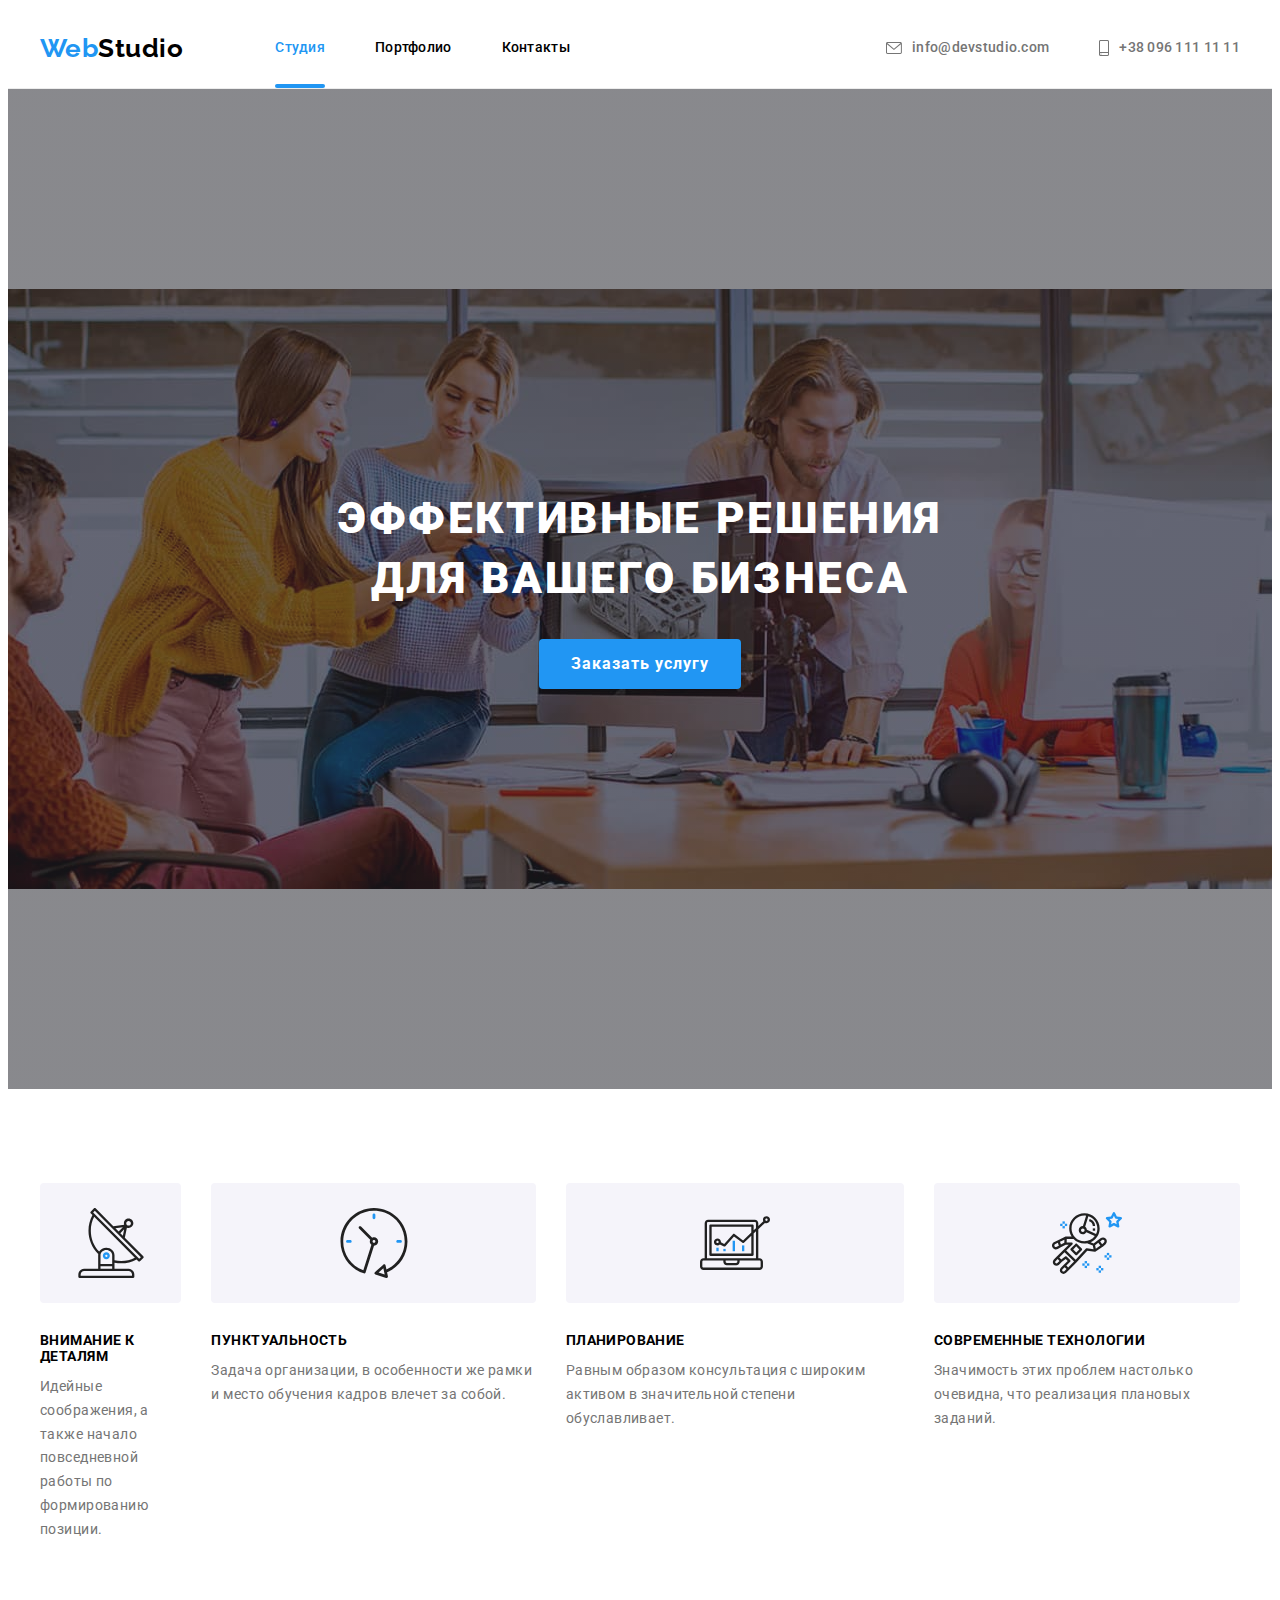
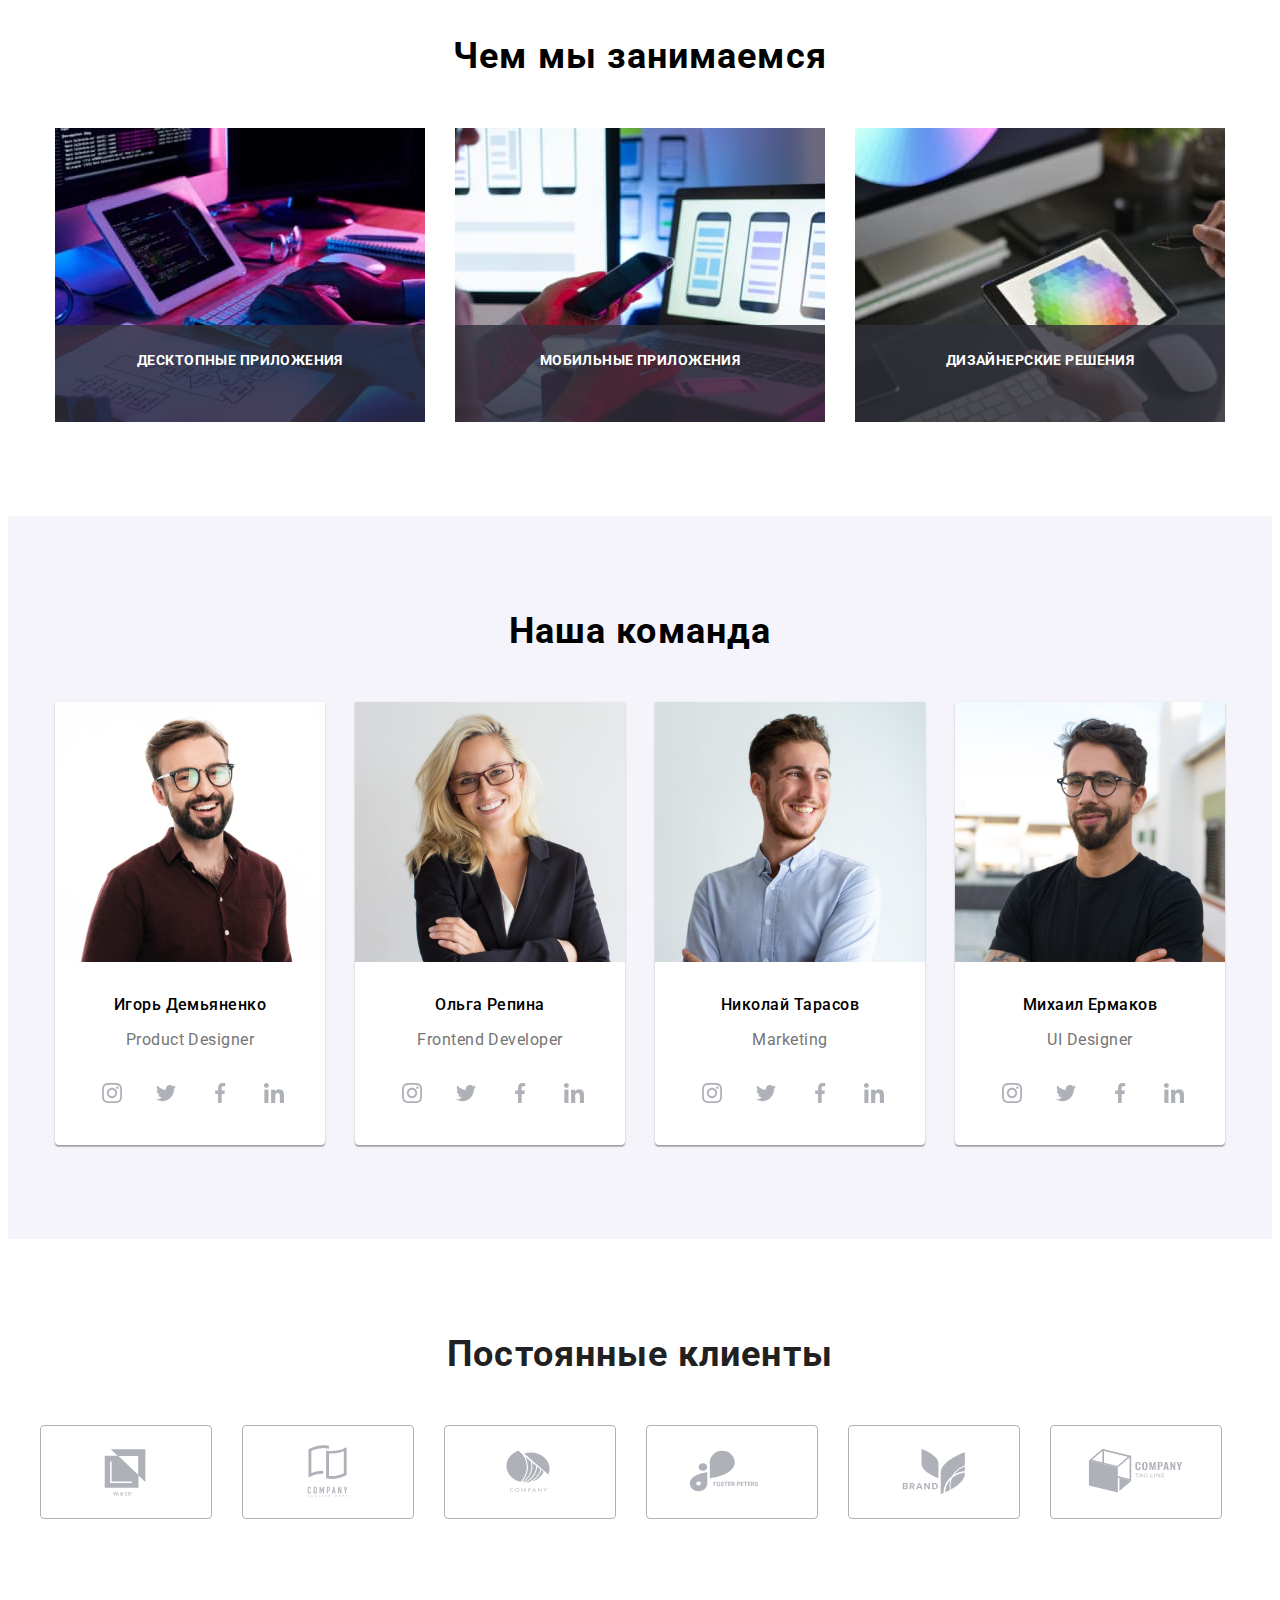
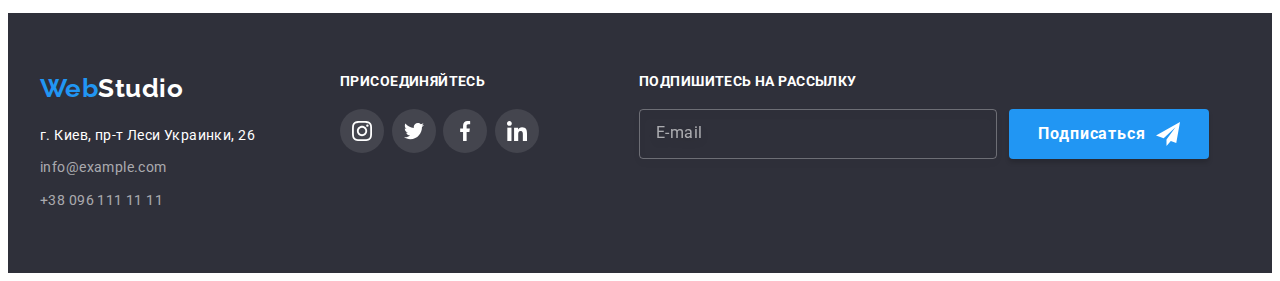
<file: index.html>
<!DOCTYPE html>
<html lang="ru">
<head>
    <meta charset="UTF-8">
    <meta http-equiv="X-UA-Compatible" content="IE=edge">
    <meta name="viewport" content="width=device-width, initial-scale=1.0">
    <title>Студия</title>
    <link rel="stylesheet" href="https://cdnjs.cloudflare.com/ajax/libs/modern-normalize/1.1.0/modern-normalize.min.css"
        integrity="sha512-wpPYUAdjBVSE4KJnH1VR1HeZfpl1ub8YT/NKx4PuQ5NmX2tKuGu6U/JRp5y+Y8XG2tV+wKQpNHVUX03MfMFn9Q=="
        crossorigin="anonymous" referrerpolicy="no-referrer" />
    <link href="https://fonts.googleapis.com/css2?family=Raleway:wght@700&family=Roboto:wght@400;500;700;900&display=swap"
        rel="stylesheet">
    <link rel="stylesheet" href="./css/style.css"/>
</head>
<body>

    <header class="header">
        <div class="container header-container">
        <nav class="nav">
            <a href="/" class="logo-blue">Web<span class="logo">Studio</span></a>
        <ul class="navheader">
            <li class="item">
                <a href="" class="navigation header-page current">Студия</a></li>
            <li class="item">
                <a href="./portfolio.html" class="navigation header-page">Портфолио</a></li>
            <li class="item">
                <a href="" class="navigation header-page">Контакты</a></li>
        </ul>
        </nav>
        <ul class="contacts">
            <li class="item-contact"><a href="mailto:info@devstudio.com" class="contact">
                <svg class="mail-icon"><use href="./img/symbol-defs.svg#icon-letter" wight="16" height="12" ></use></svg>info@devstudio.com</a></li>
            <li class="item-contact"><a href="tel:+380961111111" class="contact">
                <svg class="tel-icon"><use href="./img/symbol-defs.svg#icon-smartphone" wight="10" height="16"></use>
            </svg>+38 096 111 11 11</a></li>
        </ul>
        </div>
    </header>
    <main>
        <section class="title">
            <div class="container">
            <h1 class="title-first">Эффективные решения <br />для вашего бизнеса</h1>
            <button type="button" class="btn" data-modal-open>Заказать услугу</button>
            <div class="backdrop is-hidden" data-modal>
                <div class="modal">
                    <button type="button" class="modal-close-btn" data-modal-close>
                        <svg class="modal-close-icon" width="11" height="11">
                            <use href="./img/symbol-defs.svg#icon-close"></use>
                        </svg>
                    </button>
                    <form class="modal-form">
                        <p class="modal-form-title">Оставьте свои данные, мы вам перезвоним</p>
                        <label class="modal-form-field">
                            Имя
                            <span class="container-icon">
                                <input name="user-name" type="text" class="modal-form-input" required >
                                <svg class="input-icon" wight="12" height="12" >
                                    <use href="./img/symbol-defs.svg#icon-name"></use>
                                </svg>
                            </span>
                        </label>
                        <label class="modal-form-field">
                            Телефон
                            <span class="container-icon">
                                <input name="user-phone" type="tel" class="modal-form-input">
                                <svg class="input-icon" wight="18" height="18">
                                    <use href="./img/symbol-defs.svg#icon-phone"></use>
                                </svg>
                            </span>
                        </label>
                        <label class="modal-form-field">
                            Почта
                            <span class="container-icon">
                                <input name="user-email" type="email" class="modal-form-input">
                                <svg class="input-icon" wight="18" height="18">
                                    <use href="./img/symbol-defs.svg#icon-mail"></use>
                                </svg>
                            </span>
                        </label>
                        <label class="modal-form-field">
                            Комментарий
                            <textarea class="modal-form-input modal-form-message" name="user-message" placeholder="Введите текст"></textarea>
                        </label>
                        <div class="contact-form-chekbox-wrapper">
                        <input name="checkbox-policy" type="checkbox" class="modal-form-checkbox visually-hidden" id="checkbox-policy" required>
                        <label class="modal-form-checkbox-policy" for="checkbox-policy" >Соглашаюсь с рассылкой и принимаю&ensp;<a href="" class="modal-form-policy-link">Условия договора</a></label>
                        </div>
                        <button type="submit" class="modal-form-btn">Отправить</button>
                    </form>
                </div>
            </div>
            </div>
        </section>
        <section class="list-desc section">
            <div class="container">
            <h2 hidden>Особенности</h2>
            <ul class="list-item-desc">
                <li class="list-title antenna">
                    <div class="deck-title">
                        <svg class="list-item-desc-icon" width="70" height="70">
                            <use href="./img/symbol-defs.svg#icon-antenna"></use>
                        </svg>
                        </div>
                    <h3 class="h3-list-title">Внимание к деталям</h3>
                    <p class="p-list-title">Идейные соображения, а также начало повседневной работы по формированию позиции.</p>
                    
                </li>
                <li class="list-title clock">
                    <div class="deck-title">
                        <svg class="list-item-desc-icon" width="70" height="70">
                            <use href="./img/symbol-defs.svg#icon-clock"></use>
                        </svg>
                        </div>
                    <h3 class="h3-list-title">Пунктуальность</h3>
                    <p class="p-list-title">Задача организации, в особенности же рамки и место обучения кадров влечет за собой.</p>
                    
                </li>
                <li class="list-title diagram">
                    <div class="deck-title">
                        <svg class="list-item-desc-icon" width="70" height="70">
                            <use href="./img/symbol-defs.svg#icon-diagram"></use>
                        </svg>
                        </div>
                    <h3 class="h3-list-title">Планирование</h3>
                    <p class="p-list-title">Равным образом консультация с широким активом в значительной степени обуславливает.</p>
                    
                </li>
                <li class="list-title astronaut" >
                    <div class="deck-title">
                        <svg class="list-item-desc-icon" width="70" height="70">
                            <use href="./img/symbol-defs.svg#icon-astronaut"></use>
                        </svg>
                        </div>
                    <h3 class="h3-list-title">Современные технологии</h3>
                    <p class="p-list-title">Значимость этих проблем настолько очевидна, что реализация плановых заданий.</p> 
                </li>
            </ul>
            </div>
        </section>
        <section class="list-busy section">
            <div class="container">
               
            <h2 class="h2-list-title">Чем мы занимаемся</h2>
            <ul class="list-item-busy">
                <li class="list-title-img">
                <div class="title-busy">
                <img src="./img/box1.jpg" alt="" 
                width="370"
                height="294"/>
                <div class="busy-box">
                    <p class="busy-text">Десктопные приложения</p>
                </div>
                </div>
                </li>
                <li class="list-title-img">
                <div class="title-busy">
                <img src="./img/box2.jpg" alt=""
                width="370"
                height="294"/>
                <div class="busy-box">
                    <p class="busy-text">Мобильные приложения</p>
                </div>
                </div>
                </li>
                <li class="list-title-img">
                <div class="title-busy">
                <img src="./img/box3.jpg" alt=""
                width="370"
                height="294"/>
                <div class="busy-box">
                    <p class="busy-text">Дизайнерские решения</p>
                </div>
                </div>
                </li>
            </ul>
            </div>
        </section>
        <section class="list-imgs section">
            <h2 class="h2-list-title">Наша команда</h2>
            <ul class="list-item-team">
                <li class="list-title-imgs"><img src="./img/img1.jpg" alt=""
                    width="270"
                    height="260"/>
                    <div class="box">
                    <h3 class="h3-list-title-name">Игорь Демьяненко</h3>
                    <p class="p-list-title-name">Product Designer</p>
                    <ul class="social-links-list">
                        <li class="social-links-item">
                            <a href="" class="social-links-list-item">
                            <svg class="social-icon" width="20" height="20">
                                <use href="./img/symbol-defs.svg#icon-instagram2"></use>
                            </svg> </a> 
                        </li>
                        <li class="social-links-item">
                            <a href="" class="social-links-list-item">
                            <svg class="social-icon" width="20" height="20">
                                <use href="./img/symbol-defs.svg#icon-twitter"></use>
                            </svg> </a> 
                        </li>
                        <li class="social-links-item">
                            <a href="" class="social-links-list-item">
                            <svg class="social-icon" width="20" height="20">
                                <use href="./img/symbol-defs.svg#icon-facebook"></use>
                            </svg> </a> 
                        </li>
                        <li class="social-links-item">
                            <a href="" class="social-links-list-item">
                            <svg class="social-icon" width="20" height="20">
                                <use href="./img/symbol-defs.svg#icon-linkedin"></use>
                            </svg> </a> 
                        </li>
                    </ul>
                    </div>
                </li>
                <li class="list-title-imgs"><img src="./img/img2.jpg" alt=""
                    width="270"
                    height="260"/>
                    <div class="box">
                    <h3 class="h3-list-title-name">Ольга Репина</h3>
                    <p class="p-list-title-name">Frontend Developer</p>
                    <ul class="social-links-list">
                        <li class="social-links-item"><a href="" class="social-links-list-item">
                                <svg class="social-icon" width="20" height="20">
                                    <use href="./img/symbol-defs.svg#icon-instagram2"></use>
                                </svg> </a>
                        </li>
                        <li class="social-links-item"><a href="" class="social-links-list-item">
                                <svg class="social-icon" width="20" height="20">
                                    <use href="./img/symbol-defs.svg#icon-twitter"></use>
                                </svg> </a>
                        </li>
                        <li class="social-links-item"><a href="" class="social-links-list-item">
                                <svg class="social-icon" width="20" height="20">
                                    <use href="./img/symbol-defs.svg#icon-facebook"></use>
                                </svg> </a>
                        </li>
                        <li class="social-links-item"><a href="" class="social-links-list-item">
                                <svg class="social-icon" width="20" height="20">
                                    <use href="./img/symbol-defs.svg#icon-linkedin"></use>
                                </svg> </a>
                        </li>
                    </ul>
                    </div>
                </li>
                <li class="list-title-imgs"><img src="./img/img3.jpg" alt=""
                    width="270"
                    height="260"/>
                    <div class="box">
                    <h3 class="h3-list-title-name">Николай Тарасов</h3>
                    <p class="p-list-title-name">Marketing</p>
                    <ul class="social-links-list">
                        <li class="social-links-item"><a href="" class="social-links-list-item">
                                <svg class="social-icon" width="20" height="20">
                                    <use href="./img/symbol-defs.svg#icon-instagram2"></use>
                                </svg> </a>
                        </li>
                        <li class="social-links-item"><a href="" class="social-links-list-item">
                                <svg class="social-icon" width="20" height="20">
                                    <use href="./img/symbol-defs.svg#icon-twitter"></use>
                                </svg> </a>
                        </li>
                        <li class="social-links-item"><a href="" class="social-links-list-item">
                                <svg class="social-icon" width="20" height="20">
                                    <use href="./img/symbol-defs.svg#icon-facebook"></use>
                                </svg> </a>
                        </li>
                        <li class="social-links-item"><a href="" class="social-links-list-item">
                                <svg class="social-icon" width="20" height="20">
                                    <use href="./img/symbol-defs.svg#icon-linkedin"></use>
                                </svg> </a>
                        </li>
                    </ul>
                    </div>
                </li>
                <li class="list-title-imgs"><img src="./img/img4.jpg" alt=""
                    width="270"
                    height="260"/>
                    <div class="box">
                    <h3 class="h3-list-title-name">Михаил Ермаков</h3>
                    <p class="p-list-title-name">UI Designer</p>
                    <ul class="social-links-list">
                        <li class="social-links-item">
                            <a href="" class="social-links-list-item">
                                <svg class="social-icon" width="20" height="20">
                                    <use href="./img/symbol-defs.svg#icon-instagram2"></use>
                                </svg> </a>
                        </li>
                        <li class="social-links-item">
                            <a href="" class="social-links-list-item">
                                <svg class="social-icon" width="20" height="20">
                                    <use href="./img/symbol-defs.svg#icon-twitter"></use>
                                </svg> </a>
                        </li>
                        <li class="social-links-item">
                            <a href="" class="social-links-list-item">
                                <svg class="social-icon" width="20" height="20">
                                    <use href="./img/symbol-defs.svg#icon-facebook"></use>
                                </svg> </a>
                        </li>
                        <li class="social-links-item">
                            <a href="" class="social-links-list-item">
                                <svg class="social-icon" width="20" height="20">
                                    <use href="./img/symbol-defs.svg#icon-linkedin"></use>
                                </svg> </a>
                        </li>
                    </ul>
                    </div>
                </li>
            </ul>
        </section>
        <section class="section regular-customers">
            <div class="container">
            <h2 class="title-regular-customers">Постоянные клиенты</h2>
            <ul class="customers">
                <li class="imegs-regular-customers">
                    <a href="" class="client-link">
                        <svg class="client-icon" width="41" height="47"><use href="./img/symbol-defs.svg#icon-logo1"></use>
                        </svg>
                    </a>
                </li>
                <li class="imegs-regular-customers">
                    <a href="" class="client-link">
                        <svg class="client-icon"><use href="./img/symbol-defs.svg#icon-logo2"></use>
                        </svg>
                    </a>
                </li>
                <li class="imegs-regular-customers">
                    <a href="" class="client-link">
                        <svg class="client-icon"><use href="./img/symbol-defs.svg#icon-logo3"></use>
                        </svg>
                    </a>
                </li>
                <li class="imegs-regular-customers">
                    <a href="" class="client-link">
                        <svg class="client-icon"><use href="./img/symbol-defs.svg#icon-logo4"></use>
                        </svg>
                    </a>
                </li>
                <li class="imegs-regular-customers">
                    <a href="" class="client-link">
                        <svg class="client-icon"><use href="./img/symbol-defs.svg#icon-logo5"></use>
                        </svg>
                    </a>
                </li>
                <li class="imegs-regular-customers">
                    <a href="" class="client-link">
                        <svg class="client-icon"><use href="./img/symbol-defs.svg#icon-logo6"></use>
                        </svg>
                    </a>
                </li>
            </ul>
            </div>
        </section>  
    </main>
    <footer class="main-footer">
        <div class="container footer-container">
            <div class="main-footer-container">
                <a href="/" class="logo-blue">Web<span class="logo-white">Studio</span></a>
                <address class="adress">
                    <ul class="adress-list">
                        <li class="footer-contact"><a href="" class="footer-adress">г. Киев, пр-т Леси Украинки, 26</a></li>
                        <li class="footer-contact"><a href="mailto:info@example.com"
                                class="footer-mail">info@example.com</a></li>
                        <li class="footer-contact"><a href="tel:+380961111111" class="footer-tel">+38 096 111 11 11</a></li>
                    </ul>
                </address>
            </div>
            <div class="footer-social-container">
                <h3 class="footer-social-title">присоединяйтесь</h3>
                <ul class="footer-social-list">
                    <li class="footer-social-list-item">
                        <a href="" class="footer-social-list-item-link">
                        <svg class="footer-social-icon" width="20" height="20">
                            <use href="./img/symbol-defs.svg#icon-instagram1">
                            </use>
                        </svg>
                        </a>
                    </li>
                    <li class="footer-social-list-item">
                        <a href="" class="footer-social-list-item-link">
                            <svg class="footer-social-icon" width="20" height="20">
                                <use href="./img/symbol-defs.svg#icon-twitter">
                                </use>
                            </svg>
                        </a>
                    </li>
                    <li class="footer-social-list-item">
                        <a href="" class="footer-social-list-item-link">
                            <svg class="footer-social-icon" width="20" height="20">
                                <use href="./img/symbol-defs.svg#icon-facebook">
                                </use>
                            </svg>
                        </a>
                    </li>
                    <li class="footer-social-list-item">
                        <a href="" class="footer-social-list-item-link">
                            <svg class="footer-social-icon" width="20" height="20">
                                <use href="./img/symbol-defs.svg#icon-linkedin">
                                </use>
                            </svg>
                        </a>
                    </li>
                </ul>
            </div>
            <div class="subscribe">
                <p class="footer-subscribe">Подпишитесь на рассылку</p>
                <div class="footer-form-wrapper">
                    <form action="#" class="footer-form">
                    <div class="footer-form-item">
                    <input type="email" name="email" placeholder="E-mail" class="footer-form-input">
                    <button type="submit" class="submit-btn">Подписаться
                    <svg class="form-btn-icon" width="24" height="24">
                        <use href="./img/symbol-defs.svg#icon-send"></use>
                    </svg>
                    </button>
                    </div>
                    </form>
                </div>
            </div>
        </div>
    </footer>

    
    <script src="./js/modal.js"></script>
    </body>
    
    </html>
</file>
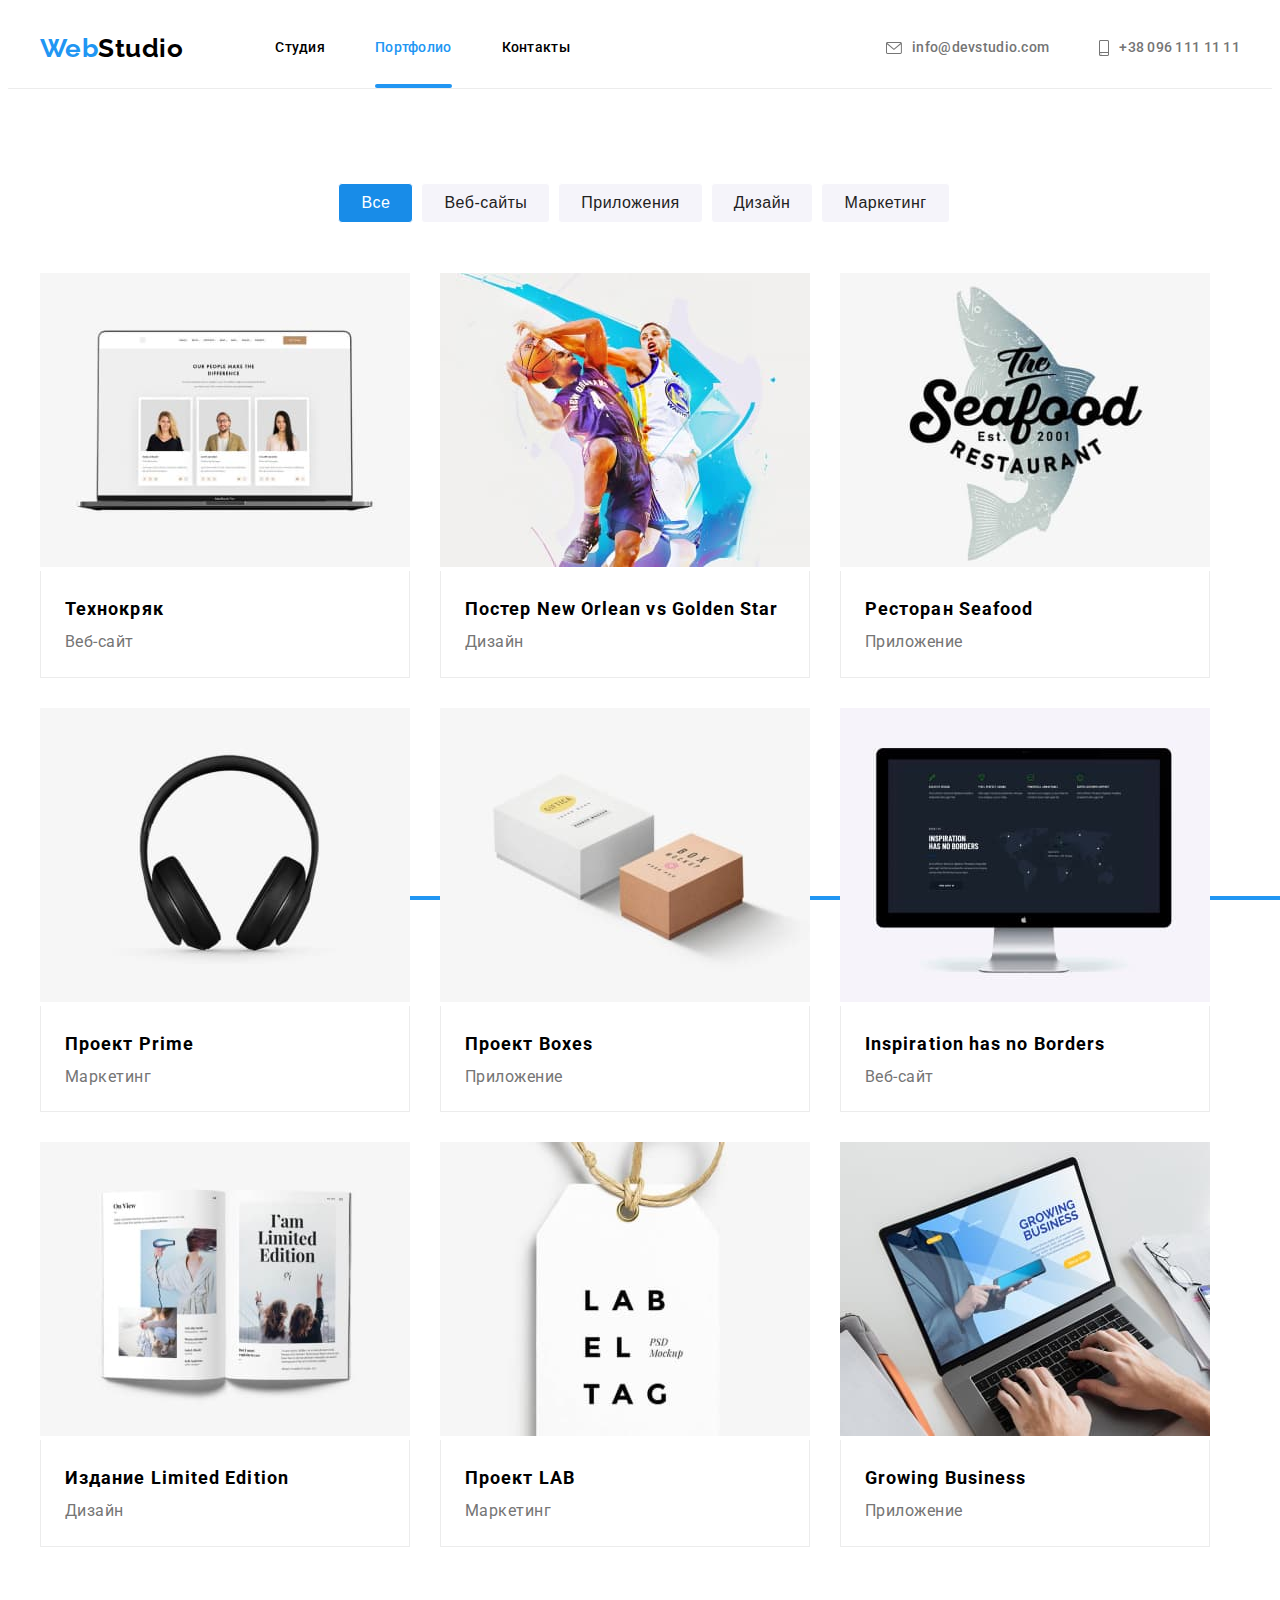
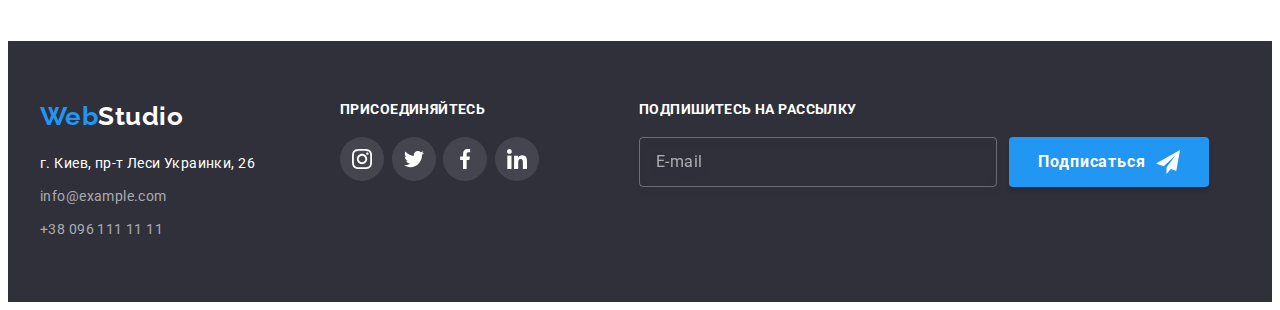
<file: portfolio.html>
<!DOCTYPE html>
<html lang="ru">
<head>
    <meta charset="UTF-8">
    <meta http-equiv="X-UA-Compatible" content="IE=edge">
    <meta name="viewport" content="width=device-width, initial-scale=1.0">
    <title>Портфолио</title>
    <link rel="stylesheet" href="https://cdnjs.cloudflare.com/ajax/libs/modern-normalize/1.1.0/modern-normalize.min.css"
        integrity="sha512-wpPYUAdjBVSE4KJnH1VR1HeZfpl1ub8YT/NKx4PuQ5NmX2tKuGu6U/JRp5y+Y8XG2tV+wKQpNHVUX03MfMFn9Q=="
        crossorigin="anonymous" referrerpolicy="no-referrer" />
    <link href="https://fonts.googleapis.com/css2?family=Raleway:wght@700&family=Roboto:wght@400;500;700;900&display=swap"
        rel="stylesheet">
    <link rel="stylesheet" href="./css/style.css"/>
</head>
<body>
    <header class="header">
        <div class="container header-container">
        <nav class="nav">
            <a href="/" class="logo-blue">Web<span class="logo">Studio</span></a>
        <ul class="navheader">
            <li class="item"><a href="./index.html" class="navigation header-page">Студия</a></li>
            <li class="item"><a href="" class="navigation header-page current">Портфолио</a></li>
            <li class="item"><a href="" class="navigation header-page">Контакты</a></li>
        </ul>
        </nav>
        <ul class="contacts">
            <li class="item-contact"><a href="mailto:info@devstudio.com" class="contact">
                    <svg class="mail-icon">
                        <use href="./img/symbol-defs.svg#icon-letter" wight="16" height="12"></use>
                    </svg>info@devstudio.com</a></li>
            <li class="item-contact"><a href="tel:+380961111111" class="contact">
                    <svg class="tel-icon">
                        <use href="./img/symbol-defs.svg#icon-smartphone" wight="10" height="16"></use>
                    </svg>+38 096 111 11 11</a></li>
        </ul>
        </nav>
        </div>
    </header>
    <main>
        <section class="button section">
            <div class="container">
            <ul class="button-modal">
                <li class="filter-btn btn-all">
                    <button type="button" class="modal-btn current">Все</button></li>
                <li class="filter-btn btn-web">
                    <button type="button" class="modal-btn">Веб-сайты</button></li>
                <li class="filter-btn btn-annex">
                    <button type="button" class="modal-btn">Приложения</button></li>
                <li class="filter-btn btn-design">
                    <button type="button" class="modal-btn">Дизайн</button></li>
                <li class="filter-btn btn-marketing">
                    <button type="button" class="modal-btn">Маркетинг</button></li>
            </ul>

            <ul class="images">
                <li class="images-list">
                   <a href="" class="portfolio-link">
                    <div class="portfolio-item-description-top">
                    <img src="./img/texnokryak.jpg" alt=""
                     width="370"
                     height="294"/>
                     <p class="portfolio-item-description">Технокряк это современная площадка распространения коронавируса. Компании используют эту платформу для цифрового
                    шпионажа и атак на защищённые сервера конкурентов.</p>
                    </div>
                     <div class="list-item-pictu-text">
                    <h2 class="list-item-pictu">Технокряк</h2>
                    <p class="items">Веб-сайт</p>
                    </div>
                    </a>
                </li>
                <li class="images-list">
                    <a href="" class="portfolio-link">
                    <div class="portfolio-item-description-top">
                    <img src="./img/poster.jpg" alt=""
                    width="370"
                    height="294"/>
                    <p class="portfolio-item-description">Технокряк это современная площадка распространения коронавируса. Компании
                        используют эту платформу для цифрового
                        шпионажа и атак на защищённые сервера конкурентов.</p>
                    </div>
                    <div class="list-item-pictu-text">
                    <h2 class="list-item-pictu">Постер New Orlean vs Golden Star</h2>
                    <p class="items">Дизайн</p>
                    </div>
                    </a>
                </li>
                <li class="images-list">
                    <a href="" class="portfolio-link">
                    <div class="portfolio-item-description-top">
                    <img src="./img/restoran.jpg" alt=""
                    width="370"
                    height="294"/>
                    <p class="portfolio-item-description">Технокряк это современная площадка распространения коронавируса. Компании
                        используют эту платформу для цифрового
                        шпионажа и атак на защищённые сервера конкурентов.</p>
                    </div>
                    <div class="list-item-pictu-text">
                    <h2 class="list-item-pictu">Ресторан Seafood</h2>
                    <p class="items">Приложение</p>
                    </div>
                    </a>
                </li>
                <li class="images-list">
                    <a href="" class="portfolio-link">
                    <div class="portfolio-item-description-top">
                    <img src="./img/proektprime.jpg" alt=""
                    width="370"
                    height="294"/>
                    <p class="portfolio-item-description">Технокряк это современная площадка распространения коронавируса. Компании
                        используют эту платформу для цифрового
                        шпионажа и атак на защищённые сервера конкурентов.</p>
                    </div>
                    <div class="list-item-pictu-text">
                    <h2 class="list-item-pictu">Проект Prime</h2>
                    <p class="items">Маркетинг</p>
                    </div>
                    </a>
                </li>
                <li class="images-list">
                    <a href="" class="portfolio-link">
                    <div class="portfolio-item-description-top">
                    <img src="./img/proektboxes.jpg" alt=""
                    width="370"
                    height="294"/>
                    <p class="portfolio-item-description">Технокряк это современная площадка распространения коронавируса. Компании
                        используют эту платформу для цифрового
                        шпионажа и атак на защищённые сервера конкурентов.</p>
                    </div>
                    <div class="list-item-pictu-text">
                    <h2 class="list-item-pictu">Проект Boxes</h2>
                    <p class="items">Приложение</p>
                    </div>
                    </a>
                </li>
                <li class="images-list">
                    <a href="" class="portfolio-link">
                    <div class="portfolio-item-description-top">
                    <img src="./img/borders.jpg" alt=""
                    width="370"
                    height="294"/>
                    <p class="portfolio-item-description">Технокряк это современная площадка распространения коронавируса. Компании
                        используют эту платформу для цифрового
                        шпионажа и атак на защищённые сервера конкурентов.</p>
                    </div>
                    <div class="list-item-pictu-text">
                    <h2 class="list-item-pictu">Inspiration has no Borders</h2>
                    <p class="items">Веб-сайт</p>
                    </div>
                    </a>
                </li>
                <li class="images-list">
                    <a href="" class="portfolio-link">
                    <div class="portfolio-item-description-top">
                    <img src="./img/izdanie.jpg" alt=""
                    width="370"
                    height="294"/>
                    <p class="portfolio-item-description">Технокряк это современная площадка распространения коронавируса. Компании
                        используют эту платформу для цифрового
                        шпионажа и атак на защищённые сервера конкурентов.</p>
                    </div>
                    <div class="list-item-pictu-text">
                    <h2 class="list-item-pictu">Издание Limited Edition</h2>
                    <p class="items">Дизайн</p>
                    </div>
                    </a>
                </li>
                <li class="images-list">
                    <a href="" class="portfolio-link">
                    <div class="portfolio-item-description-top">
                    <img src="./img/lab.jpg" alt=""
                    width="370"
                    height="294"/>
                    <p class="portfolio-item-description">Технокряк это современная площадка распространения коронавируса. Компании
                    используют эту платформу для цифрового
                    шпионажа и атак на защищённые сервера конкурентов.</p>
                    </div>
                    <div class="list-item-pictu-text">
                    <h2 class="list-item-pictu">Проект LAB</h2>
                    <p class="items">Маркетинг</p>
                    </div>
                    </a>
                </li>
                <li class="images-list">
                    <a href="" class="portfolio-link">
                    <div class="portfolio-item-description-top">
                    <img src="./img/bisness.jpg" alt=""
                    width="370"
                    height="294"/>
                    <p class="portfolio-item-description">Технокряк это современная площадка распространения коронавируса. Компании
                        используют эту платформу для цифрового
                        шпионажа и атак на защищённые сервера конкурентов.</p>
                    </div>
                    <div class="list-item-pictu-text">
                    <h2 class="list-item-pictu">Growing Business</h2>
                    <p class="items">Приложение</p>
                    </div>
                    </a>
                </li>
            </ul>
            </div>
        </section>
    </main>
    <footer class="main-footer">
        <div class="container footer-container">
            <div class="main-footer-container">
                <a href="/" class="logo-blue">Web<span class="logo-white">Studio</span></a>
                <address class="adress">
                    <ul class="adress-list">
                        <li class="footer-contact"><a href="" class="footer-adress">г. Киев, пр-т Леси Украинки, 26</a></li>
                        <li class="footer-contact"><a href="mailto:info@example.com"
                                class="footer-mail">info@example.com</a></li>
                        <li class="footer-contact"><a href="tel:+380961111111" class="footer-tel">+38 096 111 11 11</a></li>
                    </ul>
                </address>
            </div>
            <div class="footer-social-container">
                <h3 class="footer-social-title">присоединяйтесь</h3>
                <ul class="footer-social-list">
                    <li class="footer-social-list-item">
                        <a href="" class="footer-social-list-item-link">
                            <svg class="footer-social-icon" width="20" height="20">
                                <use href="./img/symbol-defs.svg#icon-instagram1">
                                </use>
                            </svg>
                        </a>
                    </li>
                    <li class="footer-social-list-item">
                        <a href="" class="footer-social-list-item-link">
                            <svg class="footer-social-icon" width="20" height="20">
                                <use href="./img/symbol-defs.svg#icon-twitter">
                                </use>
                            </svg>
                        </a>
                    </li>
                    <li class="footer-social-list-item">
                        <a href="" class="footer-social-list-item-link">
                            <svg class="footer-social-icon" width="20" height="20">
                                <use href="./img/symbol-defs.svg#icon-facebook">
                                </use>
                            </svg>
                        </a>
                    </li>
                    <li class="footer-social-list-item">
                        <a href="" class="footer-social-list-item-link">
                            <svg class="footer-social-icon" width="20" height="20">
                                <use href="./img/symbol-defs.svg#icon-linkedin">
                                </use>
                            </svg>
                        </a>
                    </li>
                </ul>
            </div>
            <div class="subscribe">
                <p class="footer-subscribe">Подпишитесь на рассылку</p>
                <div class="footer-form-wrapper">
                    <form action="#" class="footer-form">
                        <div class="footer-form-item">
                            <input type="email" name="email" placeholder="E-mail" class="footer-form-input">
                            <button type="submit" class="submit-btn">Подписаться
                                <svg class="form-btn-icon" width="24" height="24">
                                    <use href="./img/symbol-defs.svg#icon-send"></use>
                                </svg>
                            </button>
                        </div>
                    </form>
                </div>
            </div>
        </div>
    </footer>
    
    </body>
    
    </html>
</file>
<file: css/style.css>
:root {
  --main-font-family: "Roboto", sans-serif;
  --secondary-fond-family: "Raleway", sans-serif;
  --navigation-color: #2196f3;
  --btn-tittle: #ffffff;
  --backgraund-section: #2f303a;
  --secondary-text-color: #757575;
  --btn-main-color-text: #000000;
  --main-footer-contacts: rgba(255, 255, 255, 0.6);
  --btn-background: #188ce8;
}
body {
  font-family: var(--main-font-family);
  color: var(--btn-main-color-text);
}
.container {
  width: 1200px;
  padding: 0 15px;
  margin: 0 auto;
}

h1,
h2,
h3,
h4,
h5,
h6,
p,
ul,
li {
  padding: 0;
  margin: 0;
}
.section {
  padding-bottom: 94px;
  padding-top: 94px;
}
/*Начало Секции 1 студии*/
.title {
  margin: 0 auto;
  padding-top: 200px;
  padding-bottom: 200px;
  display: flex;
  flex-direction: column;
  justify-content: center;
  align-items: center;

  text-align: center;
  height: 600px;
  max-width: 1600px;
  flex-grow: 1;
  background-image: linear-gradient(
      to top,
      rgba(47, 48, 58, 0.4),
      rgba(47, 48, 58, 0.4)
    ),
    url(../img/hero.jpg);
  background-position: center;
  background-repeat: no-repeat;
  background-color: #c4c4c4;
}
.title-first {
  margin-bottom: 30px;
  font-weight: 900;
  font-size: 44px;
  line-height: 1.36;
  text-align: center;
  letter-spacing: 0.06em;
  text-transform: uppercase;

  color: var(--btn-tittle);
  font-family: var(--main-font-family);
}
.btn {
  font-family: var(--main-font-family);
  font-style: normal;
  font-weight: 700;
  font-size: 16px;
  line-height: 1.87;
  letter-spacing: 0.06em;
  border-style: none;
  border-radius: 4px;
  padding: 10px 32px;
  color: var(--btn-tittle);
  box-shadow: 0px 4px 4px rgba(0, 0, 0, 0.15);
  background: #2196f3;
  cursor: pointer;
  border: 1px;
}
.btn:hover,
.btn:focus {
  box-shadow: 0px 4px 4px rgba(0, 0, 0, 0.15);
  border-radius: 4px;
  background: var(--btn-background);
}
.backdrop {
position: fixed;
left: 0px;
top: 0px;
right: 0;
bottom: 0;
opacity: 1;
z-index: 100;
transition-duration: 250ms;
transition-timing-function: cubic-bezier(0.4,0,0.2,1);
background: rgba(0, 0, 0, 0.2);
}
.backdrop.is-hidden{
opacity: 0;
visibility:hidden;
pointer-events: none;
}
.modal{
position: absolute;
top: 50%;
left: 50%;
transform: translate(-50%,-50%);
width: 528px;
height: 580px;
background: #FFFFFF;
padding: 40px;
}
.modal-close-btn{
display: flex;
position: absolute;
justify-content: center;
align-items: center;
width: 30px;
height: 30px;
top: 8px;
right: 8px;
border-radius: 50%;
background: #FFFFFF;
cursor: pointer;
border: 1px solid rgba(0, 0, 0, 0.1);
transition: fill 250ms cubic-bezier(0.4, 0, 0.2, 1);
}
.modal-close-btn:focus,
.modal-close-btn:active,
.modal-close-btn:hover {
  fill: var(--navigation-color);
}
.modal-form a{
font-family: var(--main-font-family);
font-style: normal;
font-weight: 400;
font-size: 14px;
line-height: 1.71;

letter-spacing: 0.03em;
text-decoration-line: underline;

color:var(--navigation-color);
}
.modal-form-title{
font-family: var(--main-font-family);
font-style: normal;
font-weight: 700;
font-size: 20px;
line-height: 23px;
text-align: center;
letter-spacing: 0.03em;

color: #212121;
margin-bottom: 15px;
}
.modal-form-field{
display: block;
text-align: left;
font-family: var(--main-font-family);
font-style: normal;
font-weight: 400;
font-size: 12px;
line-height: 14px;

letter-spacing: 0.01em;

color: #757575;
}
.modal-form-field:not(:last-child) {
  margin-bottom: 10px;
}
.modal-form-input{
width: 100%;
height: 40px;

border: 1px solid rgba(33, 33, 33, 0.2);
box-sizing: border-box;
border-radius: 4px;
padding-left: 42px;
cursor: pointer;

transition: border-color 250ms cubic-bezier(0.4, 0, 0.2, 1),
outline 250ms cubic-bezier(0.4, 0, 0.2, 1),
fill 250ms cubic-bezier(0.4, 0, 0.2, 1);
}
.modal-form-input:focus,
.modal-form-input:hover,
.container-icon:hover{
outline: none;
border-color: var(--navigation-color);
cursor: pointer;
fill: var(--navigation-color);

}
.modal-form-input:focus + .input-icon{
fill: var(--navigation-color);
}
.container-icon{
display: block;
position: relative;
margin-top: 5px;
}
.input-icon{
width: 12px;
height: 12px;
position: absolute;
top: 50%;
left: 10px;
transform: translateY(-50%);

transition-duration: 250ms;
transition-timing-function: cubic-bezier(0.4, 0, 0.2, 1);
}
.modal-form-message {
  width: 100%;
  height: 120px;
  border: 1px solid rgba(33, 33, 33, 0.2);
  border-radius: 4px;
  resize: none;
  padding: 12px 16px;
  outline: none;
  margin-top: 5px;

  transition-duration: 250ms;
  transition-timing-function: cubic-bezier(0.4, 0, 0.2, 1);
}

.modal-form-message::placeholder{
  font-family: var(--main-font-family);
  font-style: normal;
  font-weight: 400;
  font-size: 14px;
  line-height: 16px;
  letter-spacing: 0.01em;
  
  color: rgba(117, 117, 117, 0.5);
}
.modal-form-message:focus {
  border-color: var(--navigation-color);
}
.modal-form-checkbox-policy{
display: flex;
align-items: center;
font-family: var(--main-font-family);
font-style: normal;
font-size: 14px;
line-height: 1.71;
letter-spacing: 0.03em;
color: var(--secondary-text-color);
}
.modal-form-checkbox-policy::before {
  content: "";
  display: inline-block;
  width: 16px;
  height: 15px;
  border: 2px solid #212121;
  border-radius: 2px;
  cursor: pointer;
  margin-right: 10px;
  margin-left: 13px;
  vertical-align: middle;

  transition-duration: 250ms;
  transition-timing-function: cubic-bezier(0.4, 0, 0.2, 1);
}
.modal-form-checkbox:checked+.modal-form-checkbox-policy::before {
background-color: #2196F3;
border: 2px solid #2196F3;
border-radius: 2px;
background-image: url('../img/icon-checkbox.svg');
background-position: center;
}
.modal-form-checkbox:checked+.modal-form-checkbox-policy::before{
  outline:2px solid #2196f3;
}
.modal-form-btn {
  width: 200px;
  min-height: 50px;
  background: #2196F3;
  box-shadow: 0px 4px 4px rgba(0, 0, 0, 0.15);
  border-radius: 4px;
  margin: 30px auto 0 auto;
  border: none;

  font-weight: bold;
  font-size: 16px;
  line-height: 30px;
  text-align: center;
  letter-spacing: 0.06em;
  color: #FFFFFF;

  transition-duration: 250ms;
  transition-timing-function: cubic-bezier(0.4, 0, 0.2, 1);
}

.modal-form-btn:hover,
.modal-form-btn:focus {
  cursor: pointer;
  background: #188CE8;
  box-shadow: 0px 4px 4px rgba(0, 0, 0, 0.15);
  border-radius: 4px;
}
.visually-hidden {
  position: absolute;
  width: 1px;
  height: 1px;
  margin: -1px;
  border: 0;
  padding: 0;

  white-space: nowrap;
  clip-path: inset(100%);
  clip: rect(0 0 0 0);
  overflow: hidden;
}
/*Конец Секции 1 студии*/
/*Начало Секции 2 студии*/
.list-item-desc .h3-list-title {
  margin-bottom: 10px;
  /*font-style: normal;*/
  font-weight: 700;
  font-size: 14px;
  line-height: 1.14;
  letter-spacing: 0.03em;
  text-transform: uppercase;
}
.list-item-desc .p-list-title {
  font-style: normal;
  font-weight: 400;
  font-size: 14px;
  line-height: 1.7;
  letter-spacing: 0.03em;
  color: var(--secondary-text-color);
}
.list-item-desc {
  display: flex;
  list-style: none;
}
.list-title + .list-title {
  margin-left: 30px;
}
.deck-title {
  align-items: center;
  justify-content: center;
  display: flex;
  width: 100%;
  height: 120px;
  background-color: #f5f4fa;
  border-radius: 4px;
  margin-bottom: 30px;
}
.antenna {
  width: 270px;
}
/*.list-title::before {
  margin-bottom: 30px;
  content: "";
  display: block;
  width: 270px;
  height: 120px;

  background-color: #f5f4fa;
  border-radius: 4px;
  background-size: 70px;
  background-repeat: no-repeat;
  background-position: center;
}
.antenna::before {
  background-image: url(../img/antenna.svg);
}
.clock::before {
  background-image: url(../img/clock.svg);
}
.diagram::before {
  background-image: url(../img/diagram.svg);
}
.astronaut::before {
  background-image: url(../img/astronaut.svg);
}*/
/*Конец Секции 2 студии*/
/*Начало Секции 3 студии*/
.h2-list-title {
  font-style: normal;
  font-weight: 700;
  font-size: 36px;
  line-height: 1.17;
  letter-spacing: 0.03em;

  text-align: center;
}
.list-item-busy {
  justify-content: center;
  align-items: center;
  display: flex;
  text-align: center;

  list-style: none;
  margin-top: 50px;
}
.list-title-img + .list-title-img {
  margin-left: 30px;
}
.list-title {
  flex-basis: calc((100%-4 * 30) / 4);
}
.list-busy {
  padding-top: 0;
}
.busy-box {
  position: absolute;
  bottom: 0;
}
.busy-text {
  padding-top: 27px;
  font-family: var(--main-font-family);
  font-style: normal;
  font-weight: 700;
  font-size: 14px;
  line-height: 1.143;
  text-align: center;
  letter-spacing: 0.03em;
  text-transform: uppercase;

  width: 370px;
  height: 70px;
  background: rgba(47, 48, 58, 0.8);
  color: #ffffff;
}
.title-busy {
  position: relative;
  width: 370px;
  height: 294px;
}
/*Конец Секции 3 студии*/
/*Начало Секции 4 студии*/
.h3-list-title-name {
  font-style: normal;
  font-weight: 500;
  font-size: 16px;
  line-height: 1.18;
  text-align: center;
  letter-spacing: 0.03em;
}
.p-list-title-name {
  margin-top: 10px;
  margin-bottom: 16px;
  font-style: normal;
  font-weight: 400;
  font-size: 16px;
  line-height: 1.88;
  text-align: center;
  letter-spacing: 0.03em;
  color: var(--secondary-text-color);
}
.list-item-team {
  justify-content: center;
  align-items: center;
  display: flex;
  list-style: none;
  margin-top: 50px;
}
.list-title-imgs {
  background-color: #fff;
  box-shadow: 0px 1px 3px rgba(0, 0, 0, 0.12), 0px 1px 1px rgba(0, 0, 0, 0.14),
    0px 2px 1px rgba(0, 0, 0, 0.2);
  border-radius: 0px 0px 4px 4px;
}
.list-title-imgs + .list-title-imgs {
  margin-left: 30px;
}
.box {
  padding: 30px 0;
}
.list-imgs {
  background: #f5f4fa;
}
.social-links-list {
  display: flex;
  width: 200px;
  margin: 0 auto;
  list-style: none;
}
.social-links-item:not(:last-child) {
  margin-right: 10px;
}
.social-links-list-item {
  display: flex;
  justify-content: center;
  align-items: center;
  width: 44px;
  height: 44px;
  border-radius: 50%;
  background-color: rgba(255, 255, 255, 0.1);
  background-position: center;
  position: relative;
  transition-property:background-color;
  transition-duration: 250ms;
  transition-timing-function: cubic-bezier(0.4, 0, 0.2, 1);
}
.social-links-list-item:hover,
.social-links-list-item:focus {
  background-color: #2196f3;
}
.social-links-list-item:hover .social-icon,
.social-links-list-item:focus .social-icon {
  fill: #fff;
}
.social-icon {
  color: #afb1b8;
  transition-property:fill;
  /*transition-duration: 250ms;
  transition-timing-function: cubic-bezier(0.4, 0, 0.2, 1);*/
}
/*Конец Секции 4 студии*/
/*Начало Секции 5 студии*/
.title-regular-customers {
  margin-bottom: 50px;
  font-family: var(--main-font-family);
  font-style: normal;
  font-weight: bold;
  font-size: 36px;
  line-height: 42px;
  text-align: center;
  letter-spacing: 0.03em;

  color: #212121;
}
.customers {
  display: flex;
  list-style: none;
}
.imegs-regular-customers + .imegs-regular-customers {
  margin-left: 30px;
}
.imegs-regular-customers{
transition-property: border-color;
transition-duration: 250ms;
transition-timing-function: cubic-bezier(0.4, 0, 0.2, 1);
}
.client-link {
  display: flex;
  align-items: center;
  justify-content: center;
  color: #afb1b8;
  border: 1px solid #afb1b8;
  border-radius: 4px;
}
.client-link {
  width: 170px;
  height: 92px;
  /*width: 106px;
  height: 60px;*/
  fill: currentColor;
  transition-property: color;
  transition-duration: 250ms;
  transition-timing-function: cubic-bezier(0.4, 0, 0.2, 1);
}
.client-icon {
  width: 106px;
  height: 60px;
  transition-property: fill;
  transition-duration: 250ms;
  transition-timing-function: cubic-bezier(0.4, 0, 0.2, 1);
}
.client-icon:hover,
.client-icon:focus {
  fill: currentColor;
  border-color: #2196f3;
}
.client-link:hover,
.client-link:focus {
  color: #2196f3;border: 1px solid #2196f3;
}
.social-link:hover,
.social-icon {
fill: currentColor;
}
/*Конец Секции 5 студии*/
/*Начало секции в портфолио*/
.list-item-pictu {
  font-style: normal;
  font-weight: 700;
  font-size: 18px;
  line-height: 2;
  letter-spacing: 0.06em;
  text-shadow: none;
  list-style: none;
}
.items {
  font-style: normal;
  font-weight: 400;
  font-size: 16px;
  line-height: 1.87;
  letter-spacing: 0.03em;
  color: var(--secondary-text-color);
  text-shadow: none;
}
/*Начало секции портфолио*/
.button-modal {
  margin-bottom: 50px;
  display: flex;
  justify-content: center;

  list-style: none;
  border-style: none;
  font-family: var(--main-font-family);
}
.filter-btn {
  margin-left: 8px;
}
.modal-btn {
  font-weight: 500;
  font-size: 16px;
  line-height: 1.6;
  letter-spacing: 0.03em;
  /*color: var(--btn-main-color-text);*/
  text-align: center;
  color: #212121;
  background: #f5f4fa;
  border-radius: 4px;
  padding: 6px 22px;
  border: 1px solid #ffffff;
  transition:background-color 250ms cubic-bezier(0.4, 0, 0.2, 1),color 250ms cubic-bezier(0.4, 0, 0.2, 1),box-shadow 250ms cubic-bezier(0.4, 0, 0.2, 1);
}
.button .current {
  color: var(--btn-tittle);
  background-color: var(--btn-background);
}
.modal-btn:hover,
.modal-btn:focus {
  background-color: var(--navigation-color);
  color: var(--btn-tittle);
  cursor: pointer;
  box-shadow: 0px 3px 1px rgba(0, 0, 0, 0.1), 0px 1px 2px rgba(0, 0, 0, 0.08),
    0px 2px 2px rgba(0, 0, 0, 0.12);
  border-radius: 4px;
}
.images {
  display: flex;
  flex-wrap: wrap;
  margin-top: -15px;
  margin-right: -15px;
  margin-bottom: -15px;
  margin-left: -15px;
}
.images-list {
  margin: 15px;
  transition-property: box-shadow;
  transition-duration: 250ms;
  transition-timing-function: cubic-bezier(0.4, 0, 0.2, 1);
}
.images-list:hover,
.images-list:focus {
  cursor: pointer;
  box-shadow: 0px 1px 1px rgba(0, 0, 0, 0.12), 0px 4px 4px rgba(0, 0, 0, 0.06),
    1px 4px 6px rgba(0, 0, 0, 0.16);
}
.portfolio-link {
  text-decoration: none;
  color: inherit;
  display: block;
  transition-duration: 250ms;
  transition-timing-function: cubic-bezier(0.4, 0, 0.2, 1);
}
.portfolio-item-description-top {
  position: relative;
  overflow: hidden;
}
.portfolio-item-description {
  font-family: var(--main-font-family);
  font-style: normal;
  font-weight: 400;
  font-size: 18px;
  line-height: 1.56;
  letter-spacing: 0.03em;
  color: #ffffff;
  background: rgba(33, 150, 243, 0.9);
  position: absolute;
  top: 0;
  left: 0;
  padding: 63px 24px 63px 24px;
  height: 100%;
  display: block;
  margin: 0 auto;
  transform: translateY(100%);
  transition-duration: 250ms;
  transition-timing-function: cubic-bezier(0.4,0,0.2,1);
}
.portfolio-link:hover .portfolio-item-description,
.portfolio-link:focus .portfolio-item-description{
  transform: translateY(0%);
}
.list-item-pictu-text {
  padding: 20px 24px;
  border-bottom: 1px solid #ececec;
  border-left: 1px solid #ececec;
  border-right: 1px solid #ececec;
}
.images-list + .images-list {
  margin-left: 15px;
}
/*Конец секции портфолио*/
/*Шапка студия*/
.header {
  font-family: var(--secondary-fond-family);
  font-style: normal;
  font-weight: 700;
  line-height: 1.19;
  letter-spacing: 0.03em;
}
.nav {
  font-style: normal;
  font-weight: 700;
  line-height: 1.19;
  letter-spacing: 0.03em;
  display: flex;
  align-items: center;
}
.header-container {
  display: flex;
  justify-content: space-between;
  padding: 0 15px;
  margin: 0 auto;
  display: flex;
  align-items: center;
}
.logo-blue {
  color: var(--navigation-color);
  text-decoration: none;
  font-size: 26px;
}
.logo {
  color: var(--btn-main-color-text);
  text-decoration: none;
  font-size: 26px;
}
.navheader,
.contacts {
  display: flex;
  list-style: none;
  border-style: none;
}
.navheader .item {
  display: block;
  margin-right: 50px;
}
.item a {
  display: flex;
  padding-top: 32px;
  padding-bottom: 32px;
}
.navheader {
  margin-left: 92px;
}
.navheader .item:last-child {
  margin-right: 0;
}
.images,
.adress-list {
  list-style: none;
  border-style: none;
}
.navigation,
.contact {
  font-family: var(--main-font-family);
  font-weight: 500;
  font-size: 14px;
  line-height: 1.14;
  letter-spacing: 0.02em;
  text-decoration: none;
}
.header-page {
  display: block;
  /*width: 48px;*/
  padding-bottom: 32px;
  padding-top: 32px;
  position: relative;
  transition-property: color;
  transition-duration: 250ms;
  transition-timing-function: cubic-bezier(0.4, 0, 0.2, 1);
}
.navheader a:hover::after,
.current::after {
  content: "";
  width: 100%;
  height: 4px;
  background-color: #2196f3;
  display: block;
  position: absolute;
  bottom: 0;
  border-radius: 2px;
}
.navheader a:hover,
.navheader a:focus {
  color: var(--navigation-color);
}
.navigation {
  color: var(--btn-main-color-text);
}
.contacts .item-contact {
  display: block;
  margin-right: 50px;
}
.item-contact a {
  display: flex;
  align-items: center;
  padding-top: 32px;
  padding-bottom: 32px;
}
.contacts {
  margin-left: auto;
}
.contacts .item-contact + .item-contact {
  margin-right: 0;
}
.item-contact .contact {
  color: var(--secondary-text-color);
  fill: var(--secondary-text-color);
  transition-property: color;
  transition-duration: 250ms;
  transition-timing-function: cubic-bezier(0.4, 0, 0.2, 1);
  
}
.contact:hover,
.contact:focus {
  color: var(--navigation-color);
  fill: #2196f3;
}
.header .current {
  color: var(--navigation-color);
}
.header {
  justify-content: center;
  width: 100%;
  margin-right: auto;
  margin-left: auto;
  border-bottom: 1px solid #ececec;
}
.item-contact .contact {
  display: flex;
  align-items: center;
}
.mail-icon {
  width: 16px;
  height: 12px;
  margin-right: 10px;
}
.tel-icon {
  width: 10px;
  height: 16px;
  margin-right: 10px;
}
/*Шапка студия и портфолио конец*/

/*Начало футера*/
.main-footer {
  font-family: var(--secondary-fond-family);
  font-style: normal;
  font-weight: 700;
  line-height: 1.19;
  letter-spacing: 0.03em;
  margin: 0 auto;
  padding: 60px 0;
  background-color: var(--backgraund-section);
}
.logo-white {
  color: var(--btn-tittle);
  text-decoration: none;
}
.footer-adress,
.footer-mail,
.footer-tel {
  font-family: var(--main-font-family);
  font-style: normal;
  font-weight: 400;
  font-size: 14px;
  line-height: 1.7;
  letter-spacing: 0.03em;
  text-decoration: none;
}
.footer-adress {
  color: var(--btn-tittle);
}
.footer-mail,
.footer-tel {
  color: var(--main-footer-contacts);
}
.adress-list {
  display: flex;
  flex-direction: column;
}
.adress {
  margin-top: 20px;
}
.footer-contact + .footer-contact {
  margin-top: 9px;
}
/*соцсети*/
.footer-social-container {
width: 206px;
align-items: baseline;
margin-right: 93px;
}
.footer-social-title {
  font-family: var(--main-font-family);
  font-style: normal;
  font-weight: 700;
  font-size: 14px;
  line-height: 1.143;
  letter-spacing: 0.03em;
  text-transform: uppercase;
  margin-bottom: 20px;
  width: 206px;

  color: #ffffff;
}
.footer-container {
  display: flex;
}
.footer-social-list {
  display: flex;
}
.footer-social-list-item {
  display: flex;
  width: 200px;
  margin: 0 auto;
}
.footer-social-list-item-link {
  display: flex;
  justify-content: center;
  align-items: center;
  width: 44px;
  height: 44px;
  border-radius: 50%;
  background-color: rgba(255, 255, 255, 0.1);
  background-position: center;
  position: relative;
  fill: currentColor;
  transition:color 250ms cubic-bezier(0.4, 0, 0.2, 1),
  background-color 250ms cubic-bezier(0.4, 0, 0.2, 1);
}
.footer-social-list-item-link:hover,
.footer-social-list-item-link:focus {
  background-color: #2196f3;
  color: #fff;
}
.footer-social-list-item:not(:last child) {
  margin-right: 10px;
}
.footer-social-icon {
  fill: #fff;
}

.main-footer-container {
  width: 230px;
  align-items: baseline;
  margin-right: 70px;
  
}
.subscribe{
  width: 570px;
}
.footer-subscribe{
font-family: var(--main-font-family);
font-style: normal;
font-weight: 700;
font-size: 14px;
line-height: 1.143;
letter-spacing: 0.03em;
text-transform: uppercase;
margin-bottom: 20px;
color: #FFFFFF;
}
.footer-form-item{
display: flex;
}
.footer-form-input{
width: 358px;
height: 50px;
padding-left: 16px;
margin-right: 12px;
border: 1px solid rgba(255, 255, 255, 0.3);
box-sizing: border-box;
filter: drop-shadow(0px 4px 4px rgba(0, 0, 0, 0.15));
border-radius: 4px;
background: transparent;
display: flex;
color: #FFFFFF;
transition-duration: 250ms;
transition-timing-function: cubic-bezier(0.4,0,0.2,1);
}
.footer-form-input::placeholder{
font-family: var(--main-font-family);
font-style: normal;
font-weight: 400;
font-size: 16px;
line-height: 1.25;
align-items: center;
letter-spacing: 0.03em;

color: rgba(255, 255, 255, 0.6);
}
.footer-form-input:focus{
border-color: var(--navigation-color);
outline: none;

}
.submit-btn{
display: flex;
justify-content: center;
width: 200px;
height: 50px;
background: #2196F3;
box-shadow: 0px 4px 4px rgba(0, 0, 0, 0.15);
border-radius: 4px;
font-family: var(--main-font-family);
font-style: normal;
font-weight: 700;
font-size: 16px;
line-height: 1.87;
align-items: center;
text-align: center;
letter-spacing: 0.06em;
border: transparent;

color: #FFFFFF;
cursor: pointer;
transition-duration: 250ms;
transition-timing-function: cubic-bezier(0.4, 0, 0.2, 1);
}
.submit-btn:hover,
.submit-btn:focus{
background-color: var(--btn-background);
}
.form-btn-icon{
margin-left: 10px;
}
/*.submit-btn::after{
  content: '';
  margin-left: 9px;
  width: 24px;
  height: 24px;
  background-image: url(../img/symbol-defs.svg#icon-send);
  background-repeat: no-repeat;
  background-position: center;
}*/
.footer-form-wrapper{
 align-items: baseline;
}
/*Конец футера*/
</file>
